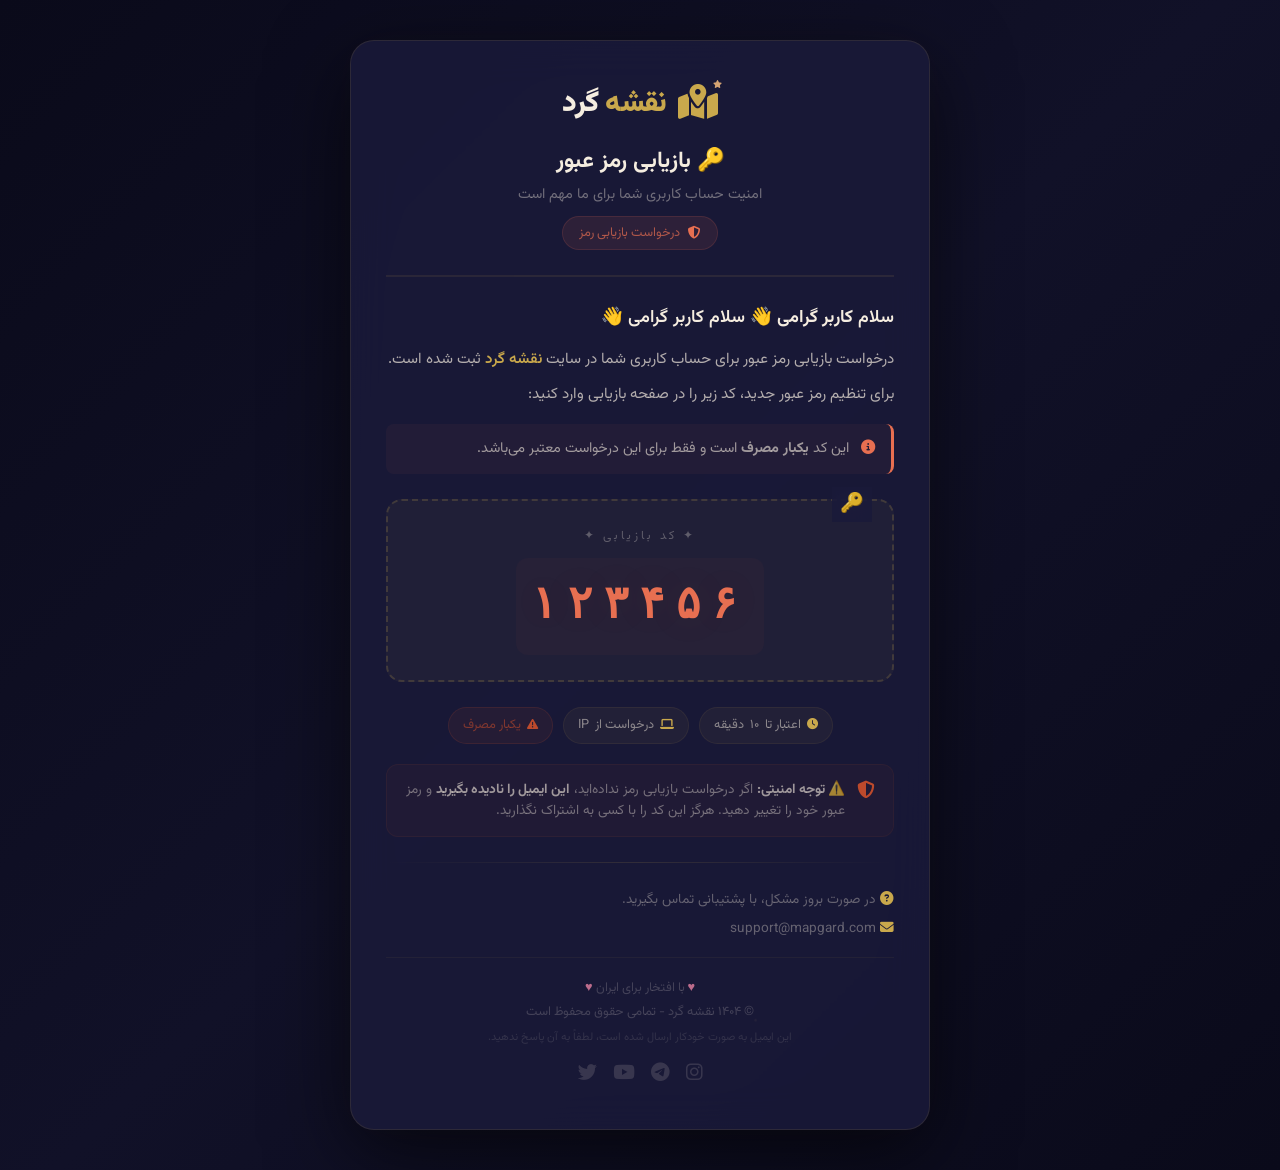
<file: src/main/resources/templates/reset-password.html>
<!DOCTYPE html>
<html xmlns:th="http://www.thymeleaf.org" lang="fa" dir="rtl">
<head>
    <meta charset="UTF-8">
    <meta name="viewport" content="width=device-width, initial-scale=1.0">
    <title>بازیابی رمز عبور | نقشه گرد</title>
    <style>
        /* Reset & Base */
        * {
            margin: 0;
            padding: 0;
            box-sizing: border-box;
        }

        body {
            font-family: 'Vazirmatn', 'Tahoma', 'Vazir', Arial, sans-serif;
            background: linear-gradient(135deg, #0A0A1A 0%, #111128 50%, #0A0A1A 100%);
            padding: 40px 20px;
            min-height: 100vh;
            display: flex;
            align-items: center;
            justify-content: center;
        }

        /* Container */
        .email-container {
            max-width: 580px;
            width: 100%;
            margin: 0 auto;
            background: rgba(26, 26, 58, 0.85);
            backdrop-filter: blur(20px);
            -webkit-backdrop-filter: blur(20px);
            border: 1px solid rgba(201, 168, 76, 0.12);
            border-radius: 24px;
            padding: 40px 35px;
            box-shadow: 0 25px 80px rgba(0, 0, 0, 0.6), 0 0 40px rgba(201, 168, 76, 0.03);
            position: relative;
            overflow: hidden;
        }

        /* Decorative Background */
        .email-container::before {
            content: '';
            position: absolute;
            top: -50%;
            right: -50%;
            width: 200%;
            height: 200%;
            background-image:
                    radial-gradient(2px 2px at 20% 30%, rgba(201, 168, 76, 0.1), transparent),
                    radial-gradient(2px 2px at 60% 70%, rgba(212, 163, 115, 0.08), transparent),
                    radial-gradient(1px 1px at 80% 20%, rgba(201, 168, 76, 0.06), transparent);
            pointer-events: none;
            z-index: 0;
        }

        /* All content above background */
        .email-content {
            position: relative;
            z-index: 1;
        }

        /* Header */
        .email-header {
            text-align: center;
            padding-bottom: 25px;
            border-bottom: 2px solid rgba(201, 168, 76, 0.1);
            margin-bottom: 25px;
        }

        .logo-wrapper {
            display: inline-flex;
            align-items: center;
            gap: 12px;
            margin-bottom: 8px;
        }

        .logo-icon {
            position: relative;
            display: inline-block;
        }

        .logo-icon .fa-map-location-dot {
            font-size: 2.2rem;
            color: #C9A84C;
        }

        .logo-icon .fa-star {
            position: absolute;
            top: -4px;
            right: -4px;
            font-size: 0.5rem;
            color: #D4A373;
        }

        .logo-text {
            font-size: 1.8rem;
            font-weight: 900;
            letter-spacing: -0.5px;
        }

        .logo-text .gold {
            color: #C9A84C;
        }

        .logo-text .cream {
            color: #F5EDE0;
        }

        .email-header h2 {
            color: #F5EDE0;
            font-size: 1.4rem;
            font-weight: 700;
            margin-top: 10px;
        }

        .email-header .subtitle {
            color: rgba(245, 237, 224, 0.4);
            font-size: 0.9rem;
            margin-top: 4px;
        }

        /* Status Badge */
        .status-badge {
            display: inline-flex;
            align-items: center;
            gap: 8px;
            background: rgba(231, 111, 81, 0.1);
            border: 1px solid rgba(231, 111, 81, 0.15);
            border-radius: 50px;
            padding: 6px 16px;
            margin-top: 10px;
            font-size: 0.8rem;
            color: rgba(231, 111, 81, 0.7);
        }

        .status-badge i {
            color: #E76F51;
            font-size: 0.8rem;
        }

        /* Body */
        .email-body {
            color: rgba(245, 237, 224, 0.85);
            line-height: 1.8;
        }

        .email-body .greeting {
            font-size: 1.1rem;
            font-weight: 600;
            color: #F5EDE0;
            margin-bottom: 12px;
        }

        .email-body .message {
            color: rgba(245, 237, 224, 0.7);
            margin-bottom: 16px;
            font-size: 0.95rem;
        }

        .email-body .message strong {
            color: #C9A84C;
            font-weight: 600;
        }

        .email-body .highlight-box {
            background: rgba(231, 111, 81, 0.05);
            border-right: 3px solid #E76F51;
            padding: 12px 16px;
            border-radius: 8px;
            margin: 16px 0;
            font-size: 0.9rem;
            color: rgba(245, 237, 224, 0.6);
        }

        .email-body .highlight-box i {
            color: #E76F51;
            margin-left: 8px;
        }

        /* Code Box */
        .code-box {
            background: rgba(201, 168, 76, 0.05);
            border: 2px dashed rgba(201, 168, 76, 0.2);
            border-radius: 16px;
            padding: 25px 20px;
            text-align: center;
            margin: 25px 0;
            position: relative;
            transition: all 0.3s ease;
        }

        .code-box::before {
            content: '🔑';
            position: absolute;
            top: -14px;
            right: 20px;
            font-size: 1.2rem;
            background: rgba(26, 26, 58, 0.85);
            padding: 0 8px;
            backdrop-filter: blur(10px);
        }

        .code-label {
            color: rgba(245, 237, 224, 0.3);
            font-size: 0.75rem;
            text-transform: uppercase;
            letter-spacing: 3px;
            margin-bottom: 10px;
            display: block;
        }

        .code-value {
            font-size: 2.8rem;
            font-weight: 900;
            color: #E76F51;
            letter-spacing: 12px;
            font-family: 'Courier New', monospace;
            text-shadow: 0 0 40px rgba(231, 111, 81, 0.1);
            background: rgba(231, 111, 81, 0.03);
            padding: 8px 16px;
            border-radius: 12px;
            display: inline-block;
        }

        /* Info Badges */
        .info-badges {
            display: flex;
            flex-wrap: wrap;
            gap: 10px;
            justify-content: center;
            margin: 20px 0;
        }

        .info-badge {
            display: inline-flex;
            align-items: center;
            gap: 6px;
            background: rgba(201, 168, 76, 0.06);
            border: 1px solid rgba(201, 168, 76, 0.08);
            border-radius: 50px;
            padding: 6px 14px;
            font-size: 0.8rem;
            color: rgba(245, 237, 224, 0.5);
        }

        .info-badge i {
            color: #C9A84C;
            font-size: 0.7rem;
        }

        .info-badge.warning {
            background: rgba(231, 111, 81, 0.08);
            border-color: rgba(231, 111, 81, 0.15);
            color: rgba(231, 111, 81, 0.6);
        }

        .info-badge.warning i {
            color: #E76F51;
        }

        .info-badge.danger {
            background: rgba(188, 74, 44, 0.08);
            border-color: rgba(188, 74, 44, 0.15);
            color: rgba(188, 74, 44, 0.6);
        }

        .info-badge.danger i {
            color: #BC4A2C;
        }

        /* Divider */
        .divider {
            height: 1px;
            background: linear-gradient(90deg, transparent, rgba(201, 168, 76, 0.15), transparent);
            margin: 25px 0;
        }

        /* Security Note */
        .security-note {
            background: rgba(188, 74, 44, 0.05);
            border: 1px solid rgba(188, 74, 44, 0.08);
            border-radius: 12px;
            padding: 14px 18px;
            margin: 20px 0;
            display: flex;
            align-items: flex-start;
            gap: 12px;
        }

        .security-note i {
            color: #BC4A2C;
            font-size: 1.1rem;
            margin-top: 2px;
        }

        .security-note .note-text {
            color: rgba(245, 237, 224, 0.4);
            font-size: 0.85rem;
            line-height: 1.6;
        }

        .security-note .note-text strong {
            color: rgba(245, 237, 224, 0.6);
        }

        /* Footer */
        .email-footer {
            text-align: center;
            padding-top: 20px;
            border-top: 1px solid rgba(201, 168, 76, 0.06);
            margin-top: 10px;
        }

        .email-footer .footer-text {
            color: rgba(245, 237, 224, 0.2);
            font-size: 0.8rem;
            line-height: 1.6;
        }

        .email-footer .footer-text .heart {
            color: #BC6C8C;
        }

        .email-footer .social-links {
            display: flex;
            justify-content: center;
            gap: 16px;
            margin-top: 12px;
        }

        .email-footer .social-links a {
            color: rgba(245, 237, 224, 0.15);
            font-size: 1.2rem;
            text-decoration: none;
            transition: color 0.3s ease;
        }

        .email-footer .social-links a:hover {
            color: rgba(201, 168, 76, 0.4);
        }

        /* Responsive */
        @media (max-width: 480px) {
            .email-container {
                padding: 25px 20px;
                border-radius: 18px;
            }

            .logo-text {
                font-size: 1.4rem;
            }

            .logo-icon .fa-map-location-dot {
                font-size: 1.8rem;
            }

            .email-header h2 {
                font-size: 1.1rem;
            }

            .code-value {
                font-size: 2rem;
                letter-spacing: 8px;
                padding: 6px 12px;
            }

            .code-box {
                padding: 18px 15px;
            }

            .info-badges {
                flex-direction: column;
                align-items: center;
            }

            .security-note {
                flex-direction: column;
                align-items: center;
                text-align: center;
            }
        }

        @media (max-width: 380px) {
            .email-container {
                padding: 20px 15px;
            }

            .code-value {
                font-size: 1.6rem;
                letter-spacing: 6px;
            }
        }

        /* Print styles */
        @media print {
            body {
                background: white !important;
                padding: 20px !important;
            }
            .email-container {
                background: white !important;
                border: 1px solid #ddd !important;
                box-shadow: none !important;
            }
            .email-container::before {
                display: none !important;
            }
            .logo-text .cream {
                color: #333 !important;
            }
            .email-body {
                color: #333 !important;
            }
            .email-body .message {
                color: #666 !important;
            }
            .code-value {
                color: #BC4A2C !important;
                text-shadow: none !important;
            }
            .code-box {
                border-color: #BC4A2C !important;
                background: #f5f5f5 !important;
            }
            .security-note {
                border-color: #BC4A2C !important;
            }
            .status-badge {
                border-color: #BC4A2C !important;
            }
        }
    </style>
</head>
<body>

<div class="email-container">
    <div class="email-content">

        <!-- ===== HEADER ===== -->
        <div class="email-header">
            <div class="logo-wrapper">
                <div class="logo-icon">
                    <i class="fas fa-map-location-dot"></i>
                    <i class="fas fa-star"></i>
                </div>
                <span class="logo-text">
                    <span class="gold">نقشه</span>
                    <span class="cream">گرد</span>
                </span>
            </div>

            <h2>🔑 بازیابی رمز عبور</h2>
            <p class="subtitle">امنیت حساب کاربری شما برای ما مهم است</p>

            <div class="status-badge">
                <i class="fas fa-shield-alt"></i>
                درخواست بازیابی رمز
            </div>
        </div>

        <!-- ===== BODY ===== -->
        <div class="email-body">

            <!-- Greeting -->
            <div class="greeting">
                <span th:if="${username}">سلام <strong th:text="${username}">کاربر گرامی</strong> 👋</span>
                <span th:unless="${username}">سلام کاربر گرامی 👋</span>
            </div>

            <!-- Message -->
            <div class="message">
                <p>
                    درخواست بازیابی رمز عبور برای حساب کاربری شما در سایت
                    <strong>نقشه گرد</strong> ثبت شده است.
                </p>
                <p style="margin-top: 8px;">
                    برای تنظیم رمز عبور جدید، کد زیر را در صفحه بازیابی وارد کنید:
                </p>
            </div>

            <!-- Highlight Box -->
            <div class="highlight-box">
                <i class="fas fa-info-circle"></i>
                این کد <strong>یکبار مصرف</strong> است و فقط برای این درخواست معتبر می‌باشد.
            </div>

            <!-- Code Box -->
            <div class="code-box">
                <span class="code-label">✦ کد بازیابی ✦</span>
                <div class="code-value" th:text="${code}">۱۲۳۴۵۶</div>
            </div>

            <!-- Info Badges -->
            <div class="info-badges">
                <span class="info-badge">
                    <i class="fas fa-clock"></i>
                    اعتبار تا <span th:text="${expirationMinutes}">۱۰</span> دقیقه
                </span>
                <span class="info-badge" th:if="${ip}">
                    <i class="fas fa-laptop"></i>
                    درخواست از <span th:text="${ip}">IP</span>
                </span>
                <span class="info-badge danger">
                    <i class="fas fa-exclamation-triangle"></i>
                    یکبار مصرف
                </span>
            </div>

            <!-- Security Note -->
            <div class="security-note">
                <i class="fas fa-shield-alt"></i>
                <div class="note-text">
                    <strong>⚠️ توجه امنیتی:</strong>
                    اگر درخواست بازیابی رمز نداده‌اید،
                    <strong>این ایمیل را نادیده بگیرید</strong> و رمز عبور خود را تغییر دهید.
                    هرگز این کد را با کسی به اشتراک نگذارید.
                </div>
            </div>

            <!-- Divider -->
            <div class="divider"></div>

            <!-- Help Text -->
            <div class="message" style="font-size: 0.85rem; color: rgba(245,237,224,0.35);">
                <p>
                    <i class="fas fa-question-circle" style="color: #C9A84C;"></i>
                    در صورت بروز مشکل، با پشتیبانی تماس بگیرید.
                </p>
                <p style="margin-top: 4px;">
                    <i class="fas fa-envelope" style="color: #C9A84C;"></i>
                    support@mapgard.com
                </p>
            </div>

        </div>

        <!-- ===== FOOTER ===== -->
        <div class="email-footer">
            <div class="footer-text">
                <p>
                    <span class="heart">♥</span>
                    با افتخار برای ایران
                    <span class="heart">♥</span>
                </p>
                <p style="margin-top: 4px;">
                    © ۱۴۰۴ نقشه گرد - تمامی حقوق محفوظ است
                </p>
                <p style="margin-top: 6px; font-size: 0.7rem; color: rgba(245,237,224,0.12);">
                    این ایمیل به صورت خودکار ارسال شده است، لطفاً به آن پاسخ ندهید.
                </p>
            </div>

            <!-- Social Links -->
            <div class="social-links">
                <a href="#"><i class="fab fa-instagram"></i></a>
                <a href="#"><i class="fab fa-telegram"></i></a>
                <a href="#"><i class="fab fa-youtube"></i></a>
                <a href="#"><i class="fab fa-twitter"></i></a>
            </div>
        </div>

    </div>
</div>

<!-- Font Awesome (for email clients that support it) -->
<link rel="stylesheet" href="https://cdnjs.cloudflare.com/ajax/libs/font-awesome/6.5.0/css/all.min.css">

<!-- Google Font (for email clients that support it) -->
<link href="https://fonts.googleapis.com/css2?family=Vazirmatn:wght@300;400;600;700;800;900&display=swap" rel="stylesheet">

</body>
</html>
</file>
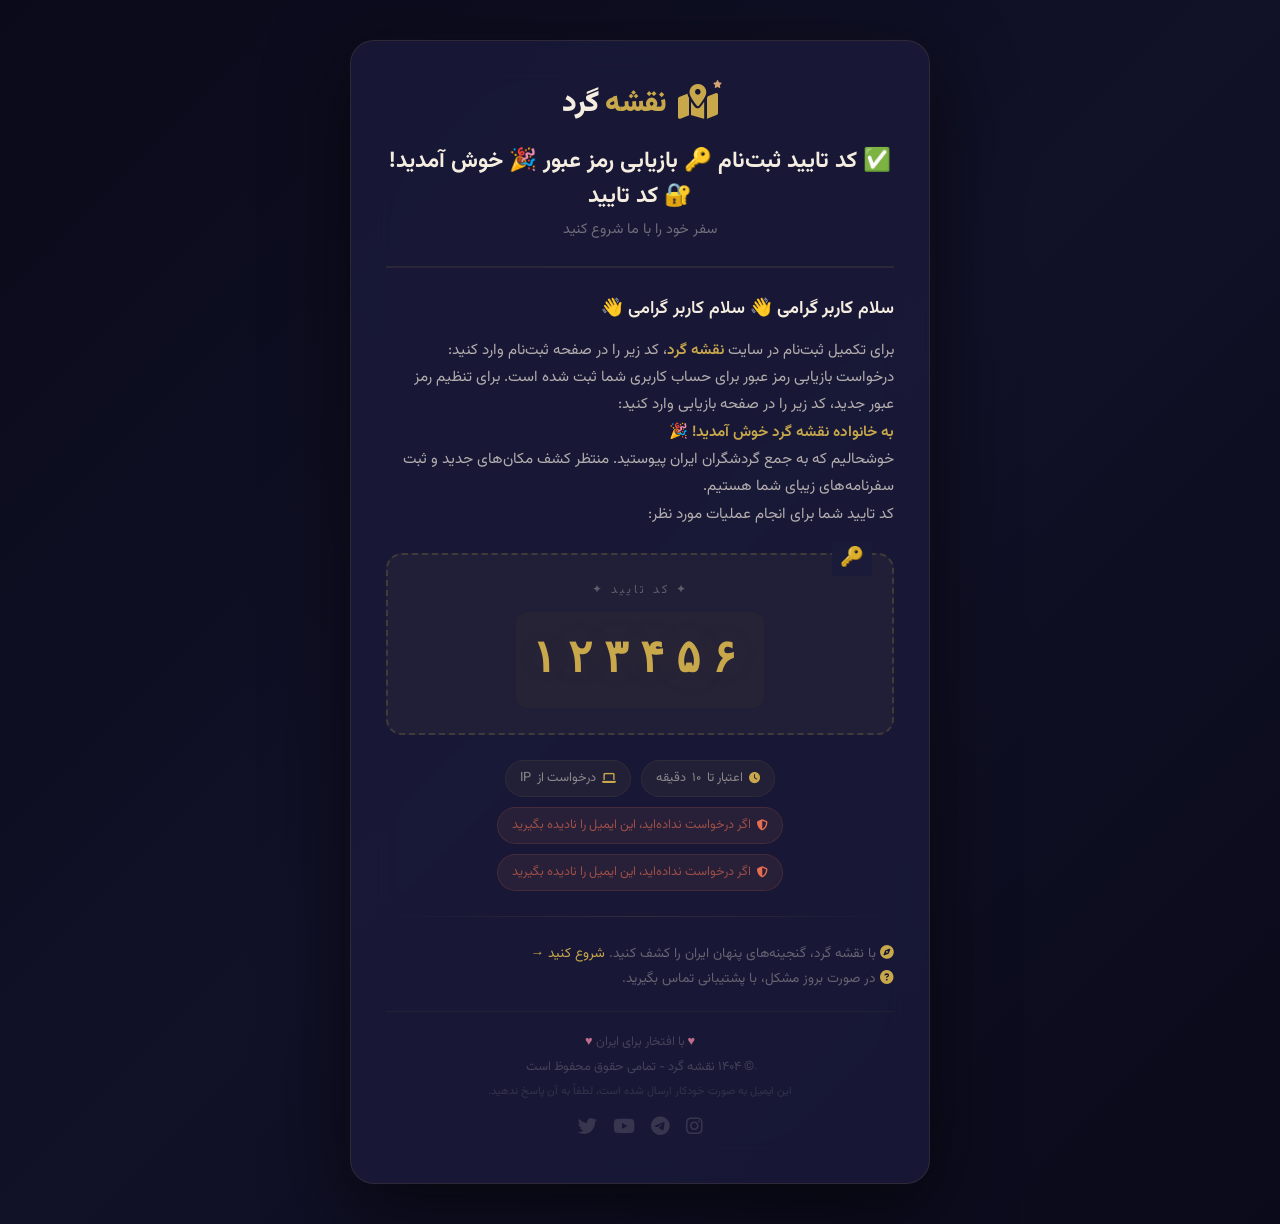
<file: src/main/resources/templates/verify-email.html>
<!DOCTYPE html>
<html xmlns:th="http://www.thymeleaf.org" lang="fa" dir="rtl">
<head>
  <meta charset="UTF-8">
  <meta name="viewport" content="width=device-width, initial-scale=1.0">
  <title>ایمیل تایید | نقشه گرد</title>
  <style>
    /* Reset & Base */
    * {
      margin: 0;
      padding: 0;
      box-sizing: border-box;
    }

    body {
      font-family: 'Vazirmatn', 'Tahoma', 'Vazir', Arial, sans-serif;
      background: linear-gradient(135deg, #0A0A1A 0%, #111128 50%, #0A0A1A 100%);
      padding: 40px 20px;
      min-height: 100vh;
      display: flex;
      align-items: center;
      justify-content: center;
    }

    /* Container */
    .email-container {
      max-width: 580px;
      width: 100%;
      margin: 0 auto;
      background: rgba(26, 26, 58, 0.85);
      backdrop-filter: blur(20px);
      -webkit-backdrop-filter: blur(20px);
      border: 1px solid rgba(201, 168, 76, 0.12);
      border-radius: 24px;
      padding: 40px 35px;
      box-shadow: 0 25px 80px rgba(0, 0, 0, 0.6), 0 0 40px rgba(201, 168, 76, 0.03);
      position: relative;
      overflow: hidden;
    }

    /* Decorative Background */
    .email-container::before {
      content: '';
      position: absolute;
      top: -50%;
      right: -50%;
      width: 200%;
      height: 200%;
      background-image:
              radial-gradient(2px 2px at 20% 30%, rgba(201, 168, 76, 0.1), transparent),
              radial-gradient(2px 2px at 60% 70%, rgba(212, 163, 115, 0.08), transparent),
              radial-gradient(1px 1px at 80% 20%, rgba(201, 168, 76, 0.06), transparent);
      pointer-events: none;
      z-index: 0;
    }

    /* All content above background */
    .email-content {
      position: relative;
      z-index: 1;
    }

    /* Header */
    .email-header {
      text-align: center;
      padding-bottom: 25px;
      border-bottom: 2px solid rgba(201, 168, 76, 0.1);
      margin-bottom: 25px;
    }

    .logo-wrapper {
      display: inline-flex;
      align-items: center;
      gap: 12px;
      margin-bottom: 8px;
    }

    .logo-icon {
      position: relative;
      display: inline-block;
    }

    .logo-icon .fa-map-location-dot {
      font-size: 2.2rem;
      color: #C9A84C;
    }

    .logo-icon .fa-star {
      position: absolute;
      top: -4px;
      right: -4px;
      font-size: 0.5rem;
      color: #D4A373;
    }

    .logo-text {
      font-size: 1.8rem;
      font-weight: 900;
      letter-spacing: -0.5px;
    }

    .logo-text .gold {
      color: #C9A84C;
    }

    .logo-text .cream {
      color: #F5EDE0;
    }

    .email-header h2 {
      color: #F5EDE0;
      font-size: 1.4rem;
      font-weight: 700;
      margin-top: 10px;
    }

    .email-header .subtitle {
      color: rgba(245, 237, 224, 0.4);
      font-size: 0.9rem;
      margin-top: 4px;
    }

    /* Body */
    .email-body {
      color: rgba(245, 237, 224, 0.85);
      line-height: 1.8;
    }

    .email-body .greeting {
      font-size: 1.1rem;
      font-weight: 600;
      color: #F5EDE0;
      margin-bottom: 12px;
    }

    .email-body .message {
      color: rgba(245, 237, 224, 0.7);
      margin-bottom: 20px;
      font-size: 0.95rem;
    }

    .email-body .message strong {
      color: #C9A84C;
      font-weight: 600;
    }

    /* Code Box */
    .code-box {
      background: rgba(201, 168, 76, 0.05);
      border: 2px dashed rgba(201, 168, 76, 0.2);
      border-radius: 16px;
      padding: 25px 20px;
      text-align: center;
      margin: 25px 0;
      position: relative;
      transition: all 0.3s ease;
    }

    .code-box::before {
      content: '🔑';
      position: absolute;
      top: -14px;
      right: 20px;
      font-size: 1.2rem;
      background: rgba(26, 26, 58, 0.85);
      padding: 0 8px;
      backdrop-filter: blur(10px);
    }

    .code-label {
      color: rgba(245, 237, 224, 0.3);
      font-size: 0.75rem;
      text-transform: uppercase;
      letter-spacing: 3px;
      margin-bottom: 10px;
      display: block;
    }

    .code-value {
      font-size: 2.8rem;
      font-weight: 900;
      color: #C9A84C;
      letter-spacing: 12px;
      font-family: 'Courier New', monospace;
      text-shadow: 0 0 40px rgba(201, 168, 76, 0.1);
      background: rgba(201, 168, 76, 0.03);
      padding: 8px 16px;
      border-radius: 12px;
      display: inline-block;
    }

    /* Info Badges */
    .info-badges {
      display: flex;
      flex-wrap: wrap;
      gap: 10px;
      justify-content: center;
      margin: 20px 0;
    }

    .info-badge {
      display: inline-flex;
      align-items: center;
      gap: 6px;
      background: rgba(201, 168, 76, 0.06);
      border: 1px solid rgba(201, 168, 76, 0.08);
      border-radius: 50px;
      padding: 6px 14px;
      font-size: 0.8rem;
      color: rgba(245, 237, 224, 0.5);
    }

    .info-badge i {
      color: #C9A84C;
      font-size: 0.7rem;
    }

    .info-badge.warning {
      background: rgba(231, 111, 81, 0.08);
      border-color: rgba(231, 111, 81, 0.15);
      color: rgba(231, 111, 81, 0.6);
    }

    .info-badge.warning i {
      color: #E76F51;
    }

    /* Divider */
    .divider {
      height: 1px;
      background: linear-gradient(90deg, transparent, rgba(201, 168, 76, 0.15), transparent);
      margin: 25px 0;
    }

    /* Footer */
    .email-footer {
      text-align: center;
      padding-top: 20px;
      border-top: 1px solid rgba(201, 168, 76, 0.06);
      margin-top: 10px;
    }

    .email-footer .footer-text {
      color: rgba(245, 237, 224, 0.2);
      font-size: 0.8rem;
      line-height: 1.6;
    }

    .email-footer .footer-text .heart {
      color: #BC6C8C;
    }

    .email-footer .social-links {
      display: flex;
      justify-content: center;
      gap: 16px;
      margin-top: 12px;
    }

    .email-footer .social-links a {
      color: rgba(245, 237, 224, 0.15);
      font-size: 1.2rem;
      text-decoration: none;
      transition: color 0.3s ease;
    }

    .email-footer .social-links a:hover {
      color: rgba(201, 168, 76, 0.4);
    }

    /* Responsive */
    @media (max-width: 480px) {
      .email-container {
        padding: 25px 20px;
        border-radius: 18px;
      }

      .logo-text {
        font-size: 1.4rem;
      }

      .logo-icon .fa-map-location-dot {
        font-size: 1.8rem;
      }

      .email-header h2 {
        font-size: 1.1rem;
      }

      .code-value {
        font-size: 2rem;
        letter-spacing: 8px;
        padding: 6px 12px;
      }

      .code-box {
        padding: 18px 15px;
      }

      .info-badges {
        flex-direction: column;
        align-items: center;
      }
    }

    @media (max-width: 380px) {
      .email-container {
        padding: 20px 15px;
      }

      .code-value {
        font-size: 1.6rem;
        letter-spacing: 6px;
      }
    }

    /* Print styles */
    @media print {
      body {
        background: white !important;
        padding: 20px !important;
      }
      .email-container {
        background: white !important;
        border: 1px solid #ddd !important;
        box-shadow: none !important;
      }
      .email-container::before {
        display: none !important;
      }
      .logo-text .cream {
        color: #333 !important;
      }
      .email-body {
        color: #333 !important;
      }
      .email-body .message {
        color: #666 !important;
      }
      .code-value {
        color: #0A5C4A !important;
        text-shadow: none !important;
      }
      .code-box {
        border-color: #0A5C4A !important;
        background: #f5f5f5 !important;
      }
    }
  </style>
</head>
<body>

<div class="email-container">
  <div class="email-content">

    <!-- ===== HEADER ===== -->
    <div class="email-header">
      <div class="logo-wrapper">
        <div class="logo-icon">
          <i class="fas fa-map-location-dot"></i>
          <i class="fas fa-star"></i>
        </div>
        <span class="logo-text">
                    <span class="gold">نقشه</span>
                    <span class="cream">گرد</span>
                </span>
      </div>

      <h2>
        <span th:if="${type == 'verify'}">✅ کد تایید ثبت‌نام</span>
        <span th:if="${type == 'reset'}">🔑 بازیابی رمز عبور</span>
        <span th:if="${type == 'welcome'}">🎉 خوش آمدید!</span>
        <span th:unless="${type}">🔐 کد تایید</span>
      </h2>
      <p class="subtitle">سفر خود را با ما شروع کنید</p>
    </div>

    <!-- ===== BODY ===== -->
    <div class="email-body">

      <!-- Greeting -->
      <div class="greeting">
        <span th:if="${username}">سلام <strong th:text="${username}">کاربر گرامی</strong> 👋</span>
        <span th:unless="${username}">سلام کاربر گرامی 👋</span>
      </div>

      <!-- Message -->
      <div class="message" th:switch="${type}">
        <p th:case="'verify'">
          برای تکمیل ثبت‌نام در سایت <strong>نقشه گرد</strong>،
          کد زیر را در صفحه ثبت‌نام وارد کنید:
        </p>
        <p th:case="'reset'">
          درخواست بازیابی رمز عبور برای حساب کاربری شما ثبت شده است.
          برای تنظیم رمز عبور جدید، کد زیر را در صفحه بازیابی وارد کنید:
        </p>
        <p th:case="'welcome'">
          <strong>به خانواده نقشه گرد خوش آمدید! 🎉</strong><br>
          خوشحالیم که به جمع گردشگران ایران پیوستید.
          منتظر کشف مکان‌های جدید و ثبت سفرنامه‌های زیبای شما هستیم.
        </p>
        <p th:case="*">
          کد تایید شما برای انجام عملیات مورد نظر:
        </p>
      </div>

      <!-- Code Box (only if code exists) -->
      <div th:if="${code}" class="code-box">
        <span class="code-label">✦ کد تایید ✦</span>
        <div class="code-value" th:text="${code}">۱۲۳۴۵۶</div>
      </div>

      <!-- Info Badges -->
      <div class="info-badges">
                <span class="info-badge" th:if="${expirationMinutes}">
                    <i class="fas fa-clock"></i>
                    اعتبار تا <span th:text="${expirationMinutes}">۱۰</span> دقیقه
                </span>
        <span class="info-badge" th:if="${ip}">
                    <i class="fas fa-laptop"></i>
                    درخواست از <span th:text="${ip}">IP</span>
                </span>
        <span class="info-badge warning" th:if="${type == 'reset'}">
                    <i class="fas fa-shield-alt"></i>
                    اگر درخواست نداده‌اید، این ایمیل را نادیده بگیرید
                </span>
        <span class="info-badge warning" th:unless="${type == 'reset'}">
                    <i class="fas fa-shield-alt"></i>
                    اگر درخواست نداده‌اید، این ایمیل را نادیده بگیرید
                </span>
      </div>

      <!-- Divider -->
      <div class="divider"></div>

      <!-- Additional Info -->
      <div class="message" style="font-size: 0.85rem; color: rgba(245,237,224,0.35);">
        <p th:if="${type == 'welcome'}">
          <i class="fas fa-compass" style="color: #C9A84C;"></i>
          با نقشه گرد، گنجینه‌های پنهان ایران را کشف کنید.
          <a th:href="@{/}" style="color: #C9A84C; text-decoration: none;">شروع کنید →</a>
        </p>
        <p th:unless="${type == 'welcome'}">
          <i class="fas fa-question-circle" style="color: #C9A84C;"></i>
          در صورت بروز مشکل، با پشتیبانی تماس بگیرید.
        </p>
      </div>

    </div>

    <!-- ===== FOOTER ===== -->
    <div class="email-footer">
      <div class="footer-text">
        <p>
          <span class="heart">♥</span>
          با افتخار برای ایران
          <span class="heart">♥</span>
        </p>
        <p style="margin-top: 4px;">
          © ۱۴۰۴ نقشه گرد - تمامی حقوق محفوظ است
        </p>
        <p style="margin-top: 6px; font-size: 0.7rem; color: rgba(245,237,224,0.12);">
          این ایمیل به صورت خودکار ارسال شده است، لطفاً به آن پاسخ ندهید.
        </p>
      </div>

      <!-- Social Links -->
      <div class="social-links">
        <a href="#"><i class="fab fa-instagram"></i></a>
        <a href="#"><i class="fab fa-telegram"></i></a>
        <a href="#"><i class="fab fa-youtube"></i></a>
        <a href="#"><i class="fab fa-twitter"></i></a>
      </div>
    </div>

  </div>
</div>

<!-- Font Awesome (for email clients that support it) -->
<link rel="stylesheet" href="https://cdnjs.cloudflare.com/ajax/libs/font-awesome/6.5.0/css/all.min.css">

<!-- Google Font (for email clients that support it) -->
<link href="https://fonts.googleapis.com/css2?family=Vazirmatn:wght@300;400;600;700;800;900&display=swap" rel="stylesheet">

</body>
</html>
</file>
